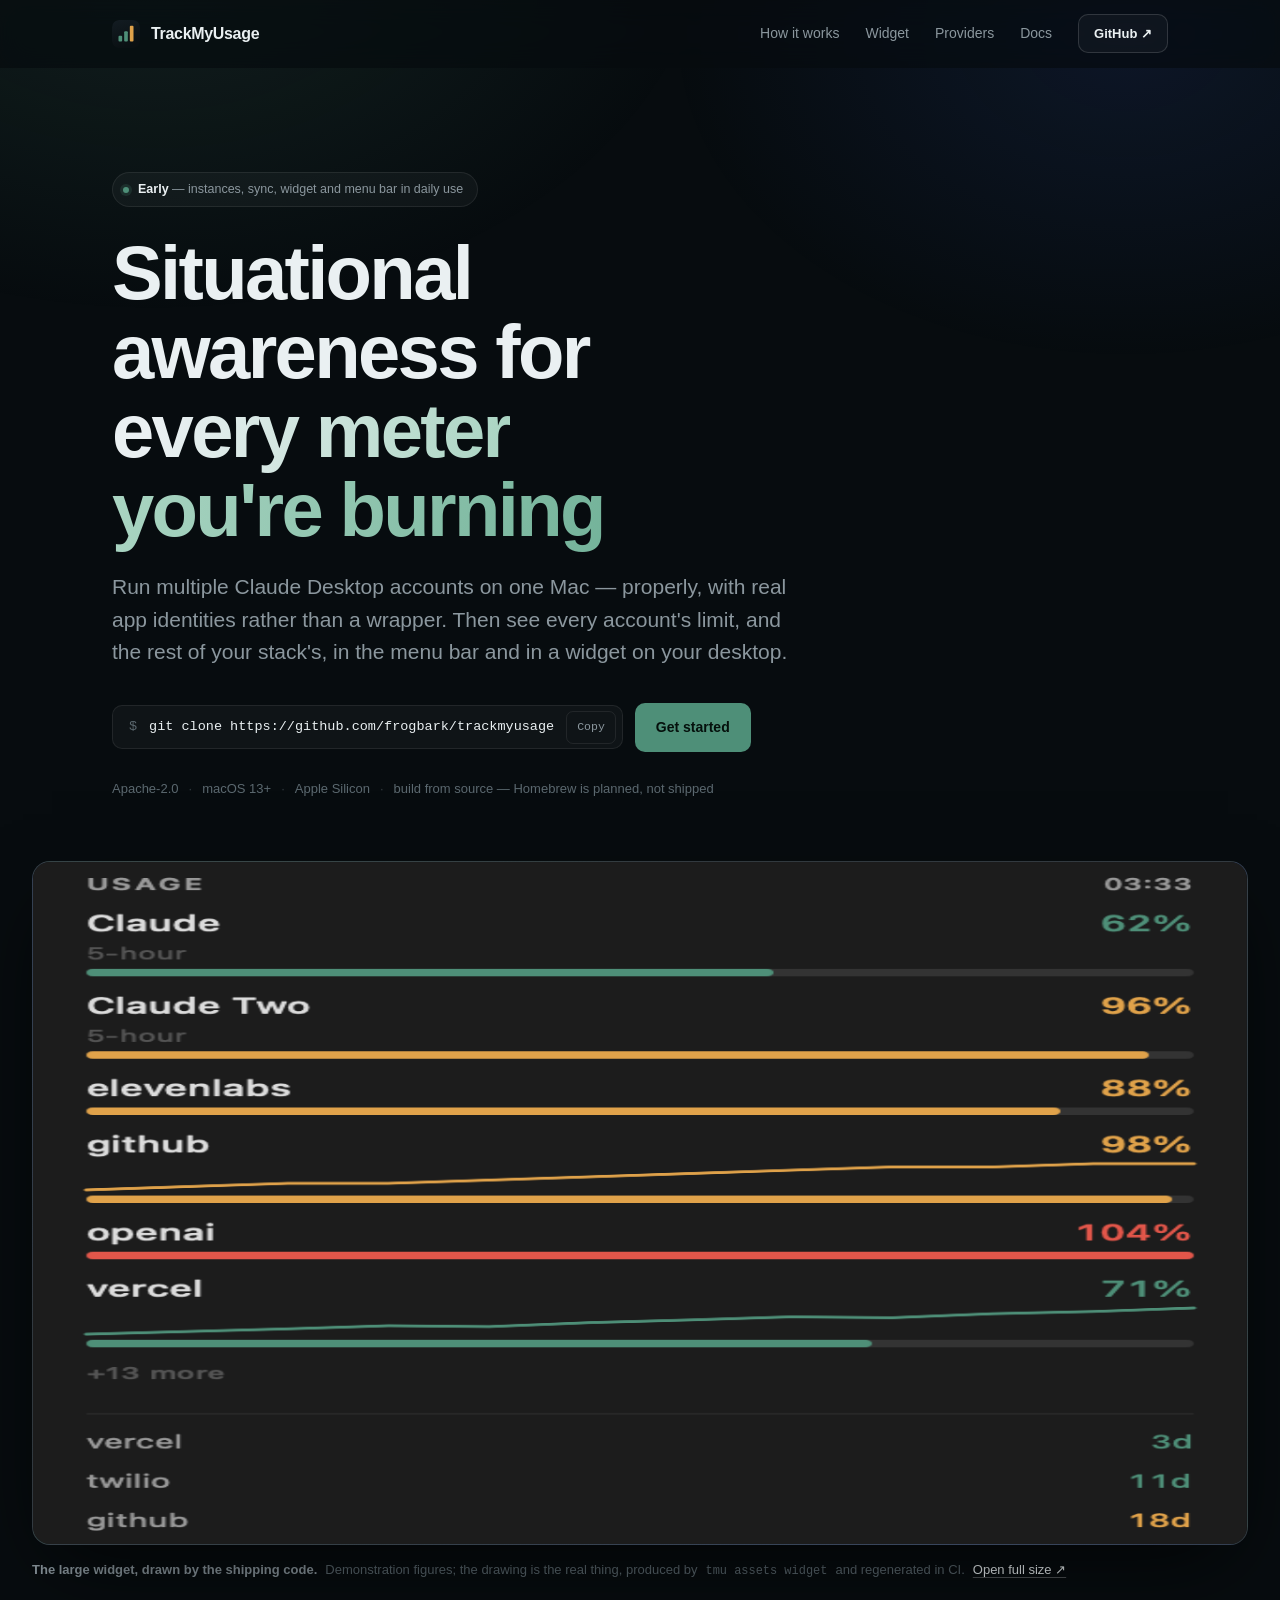
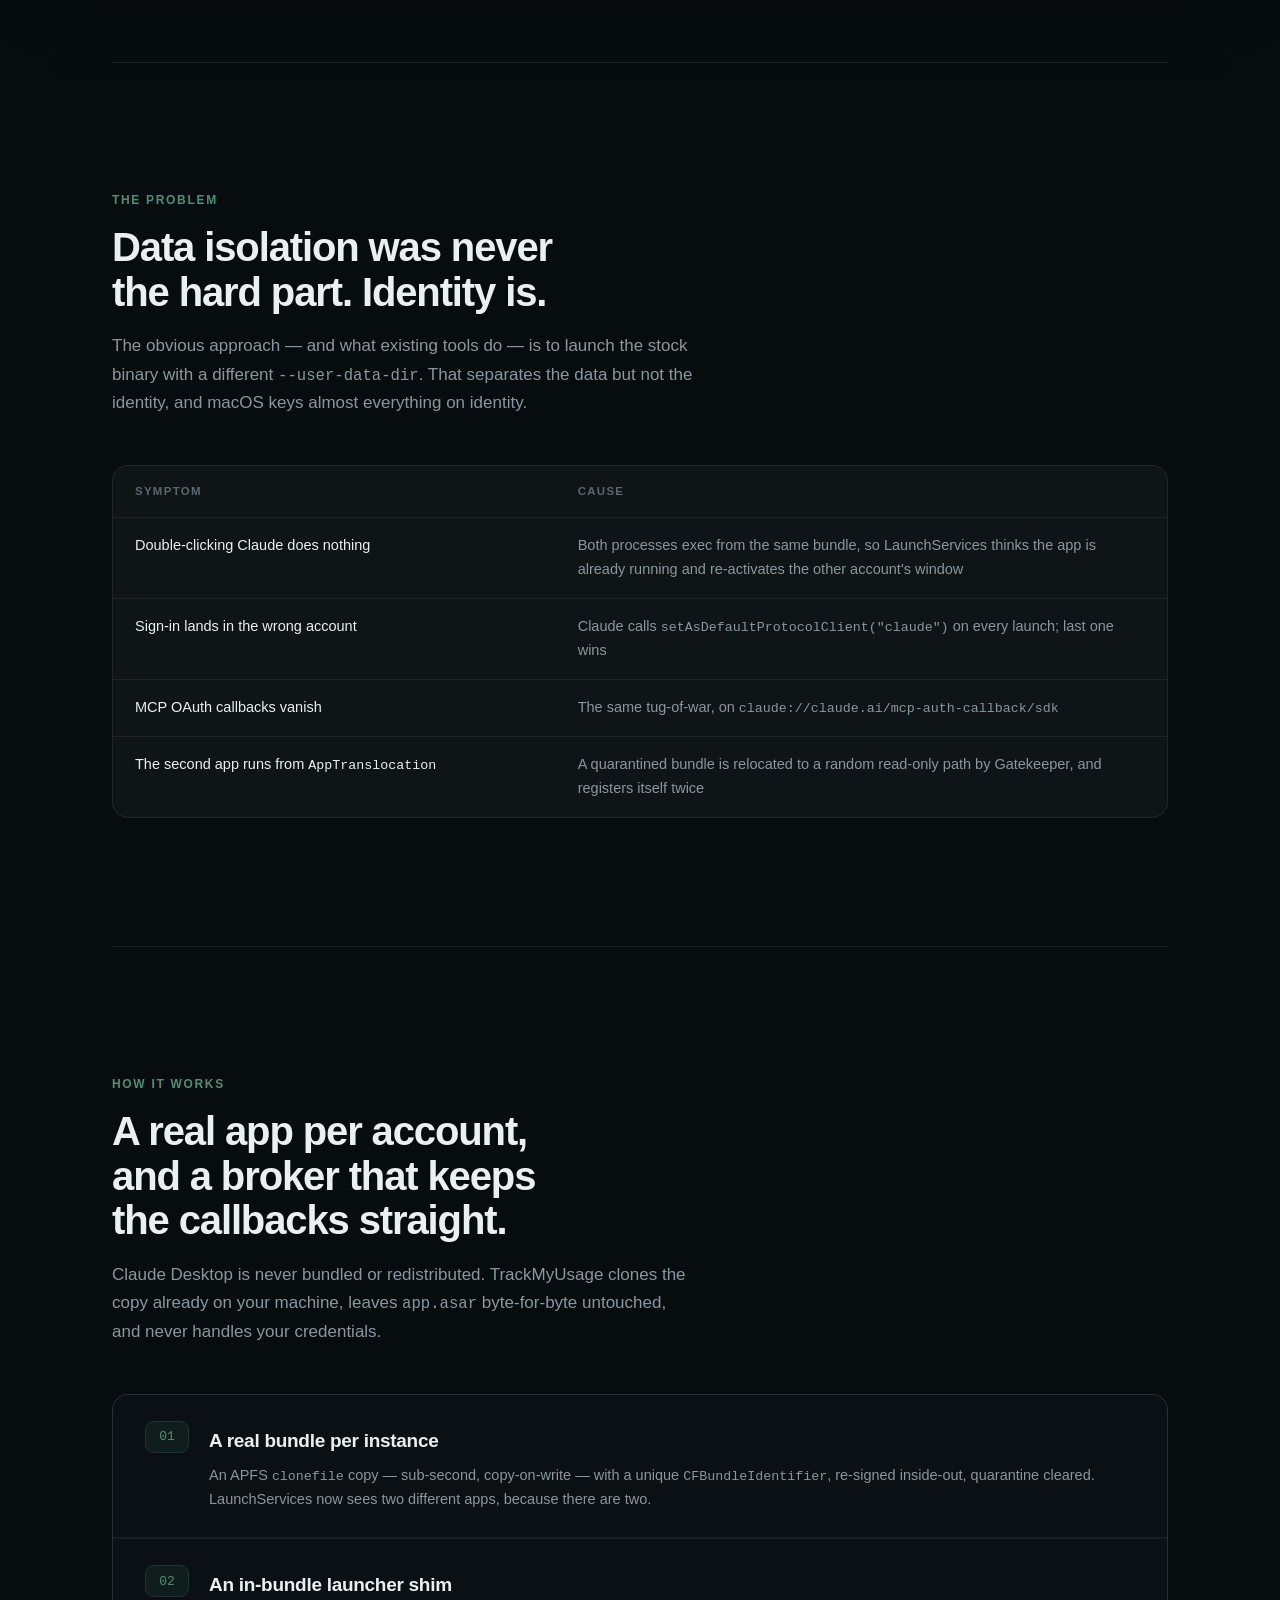
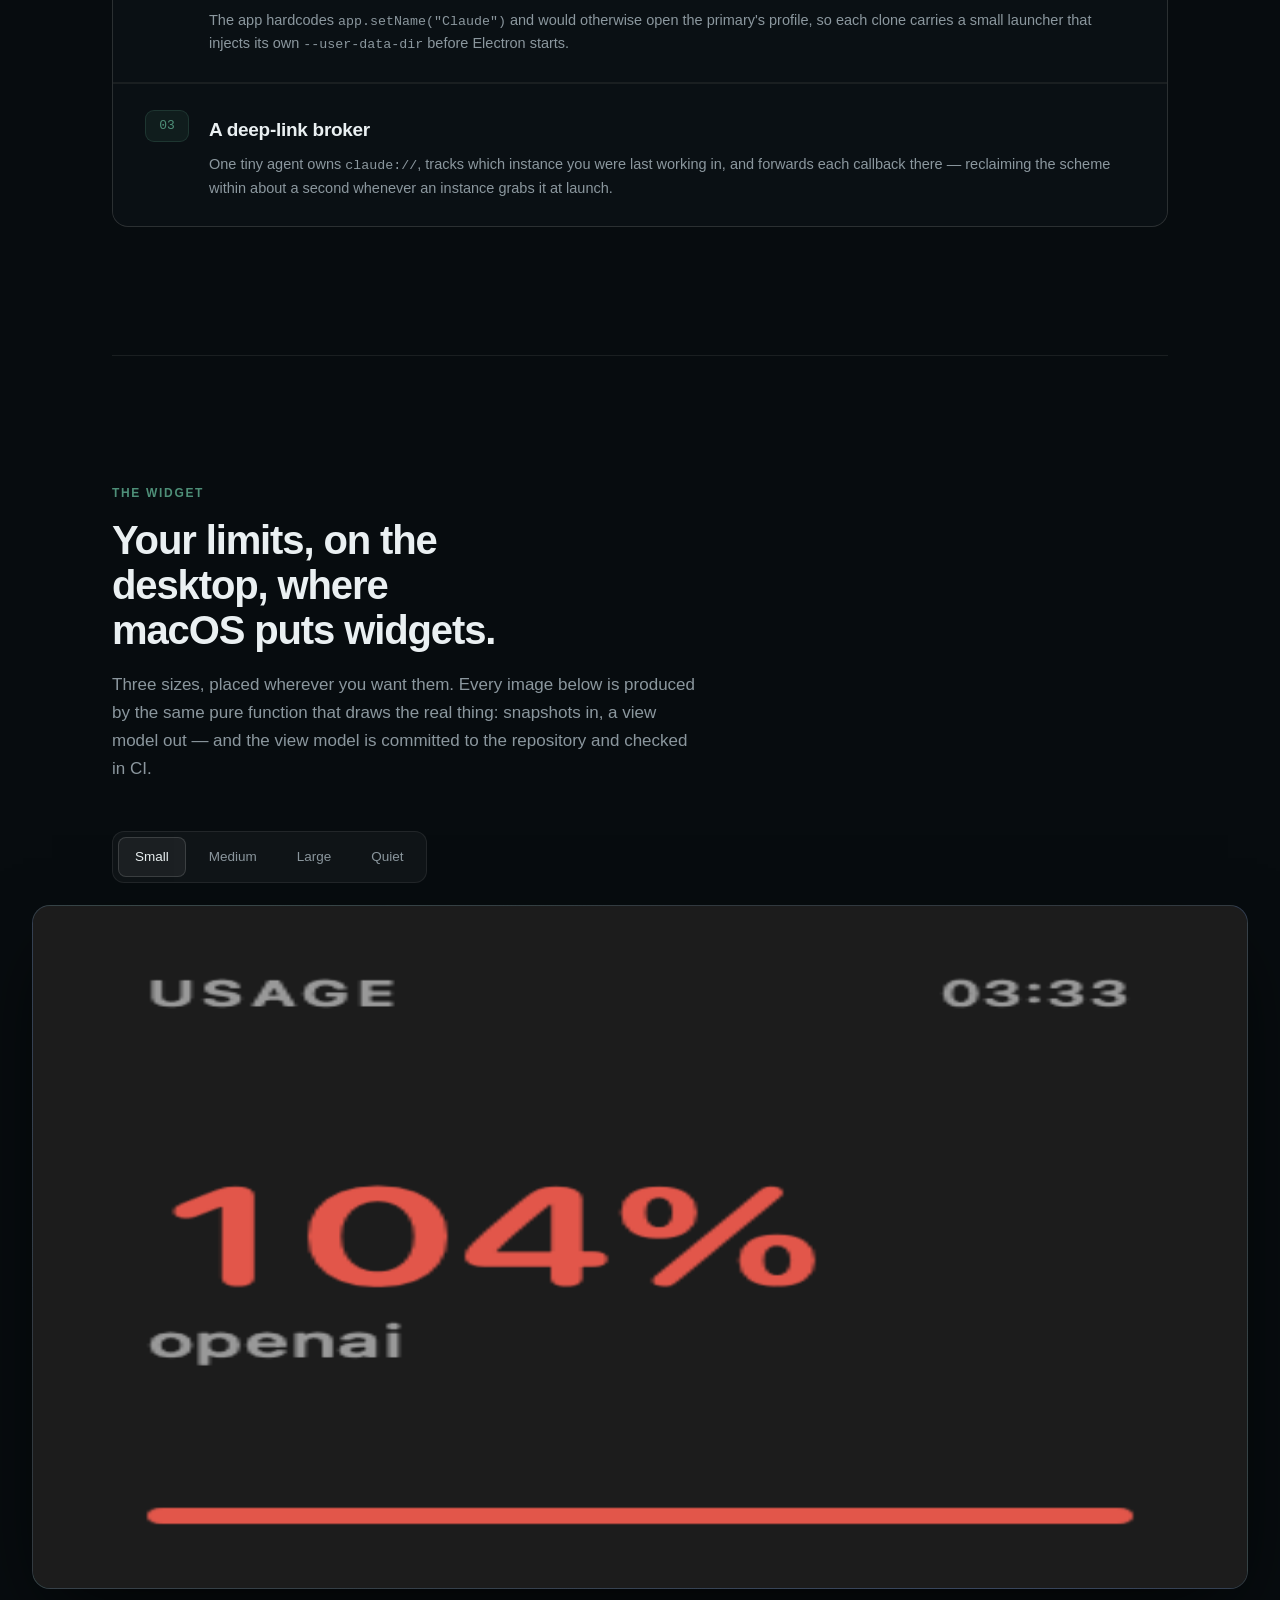
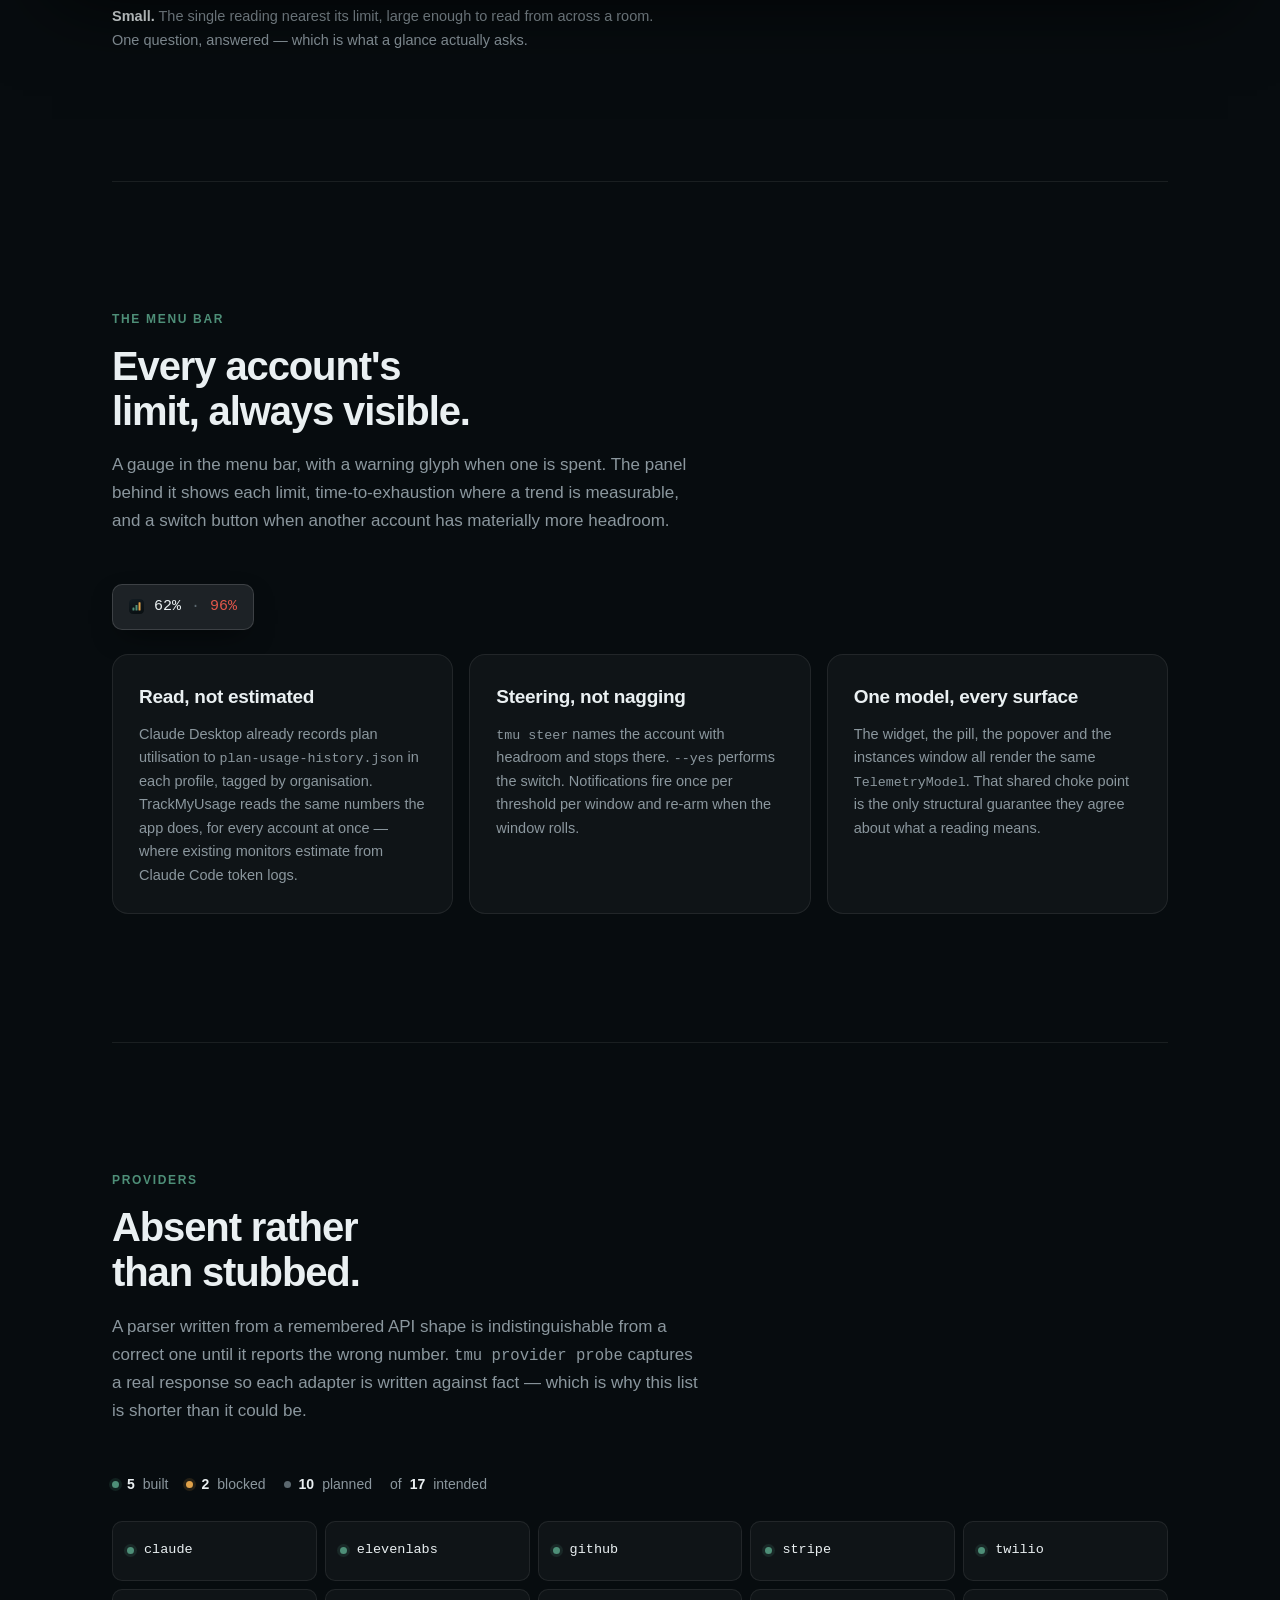
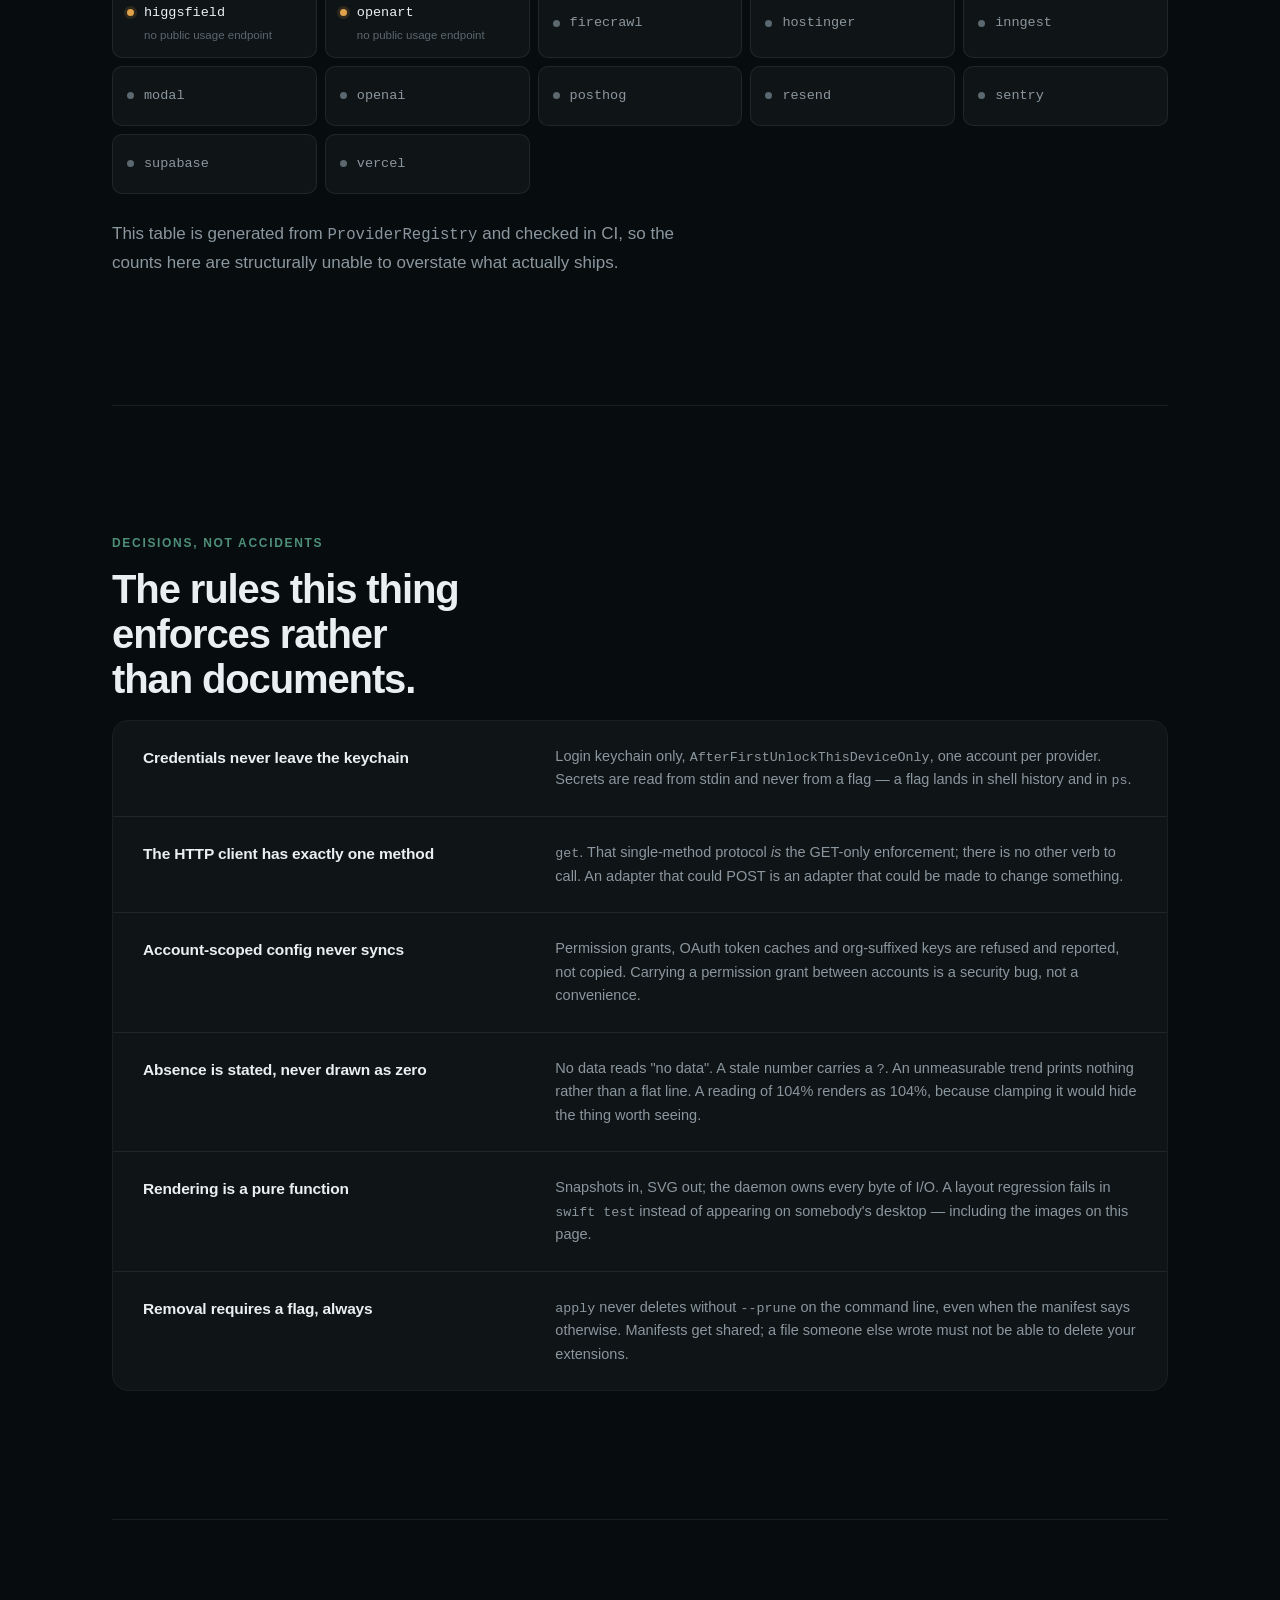
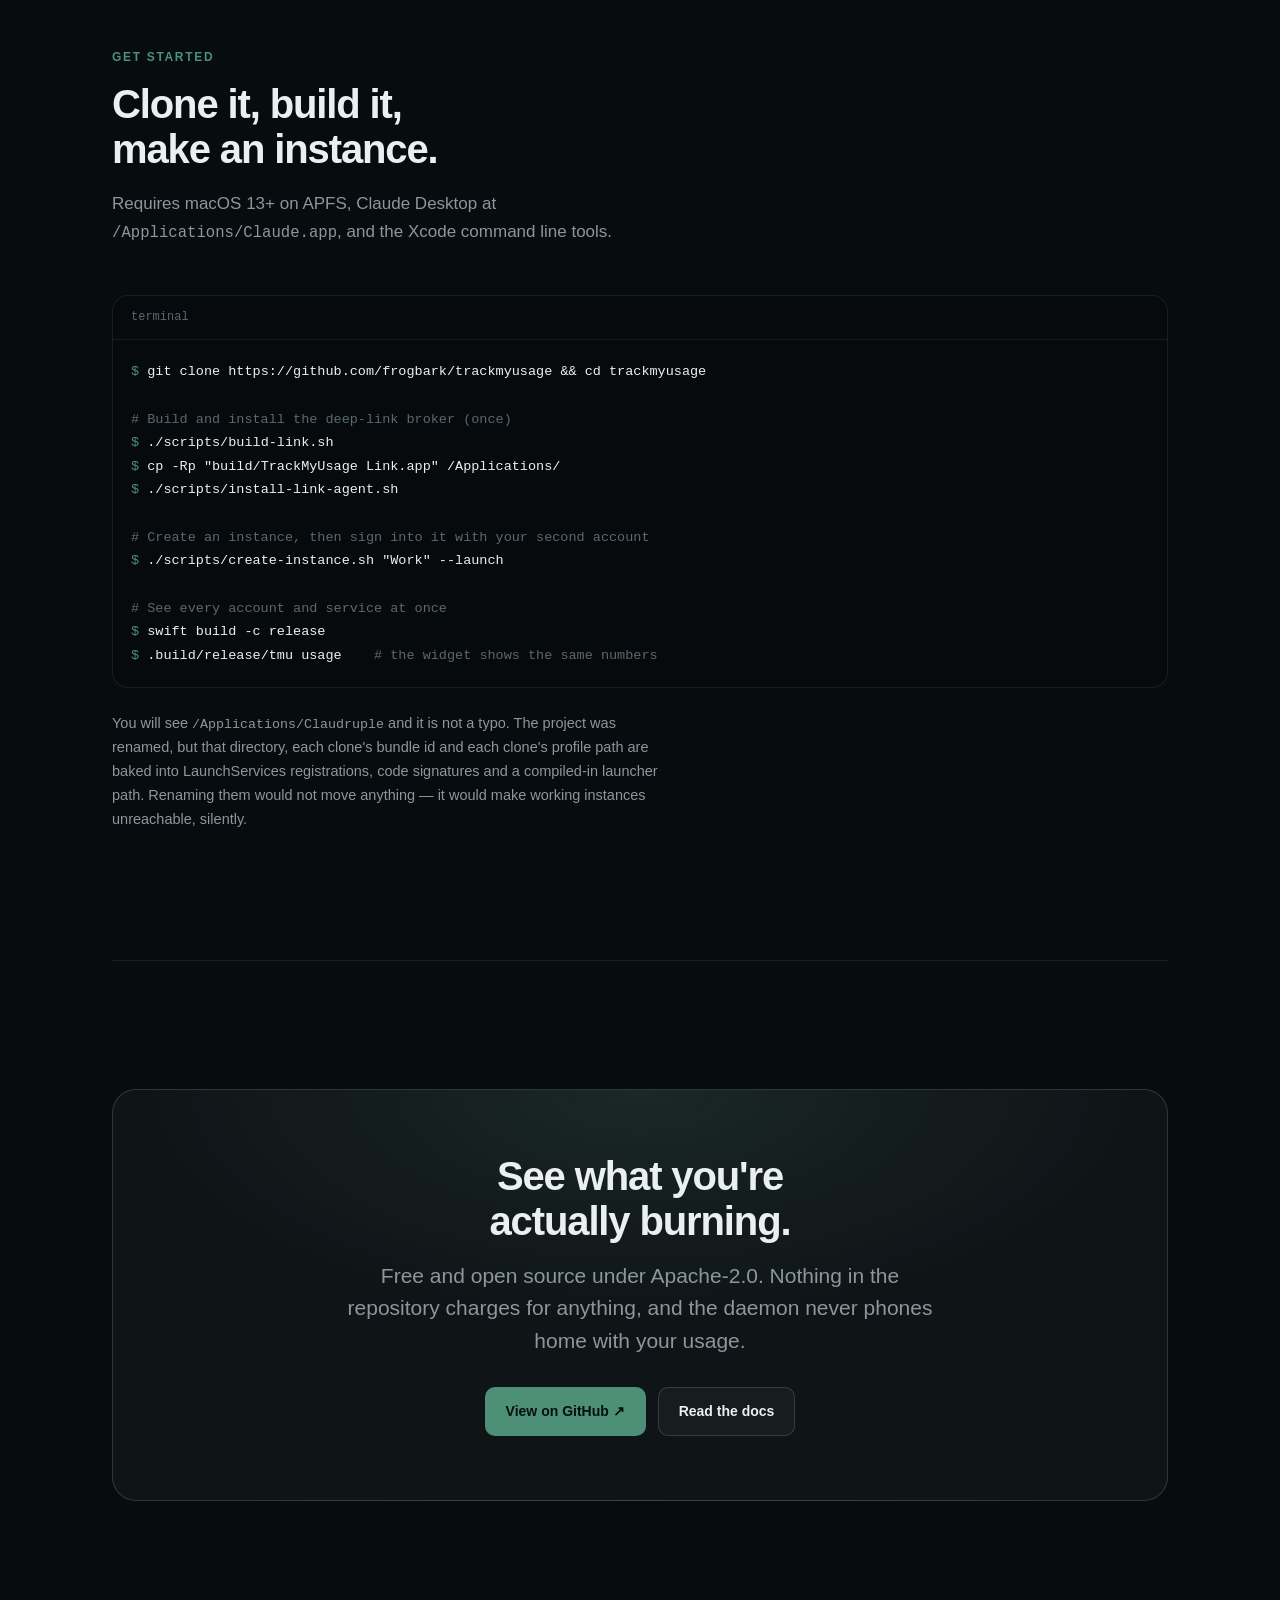
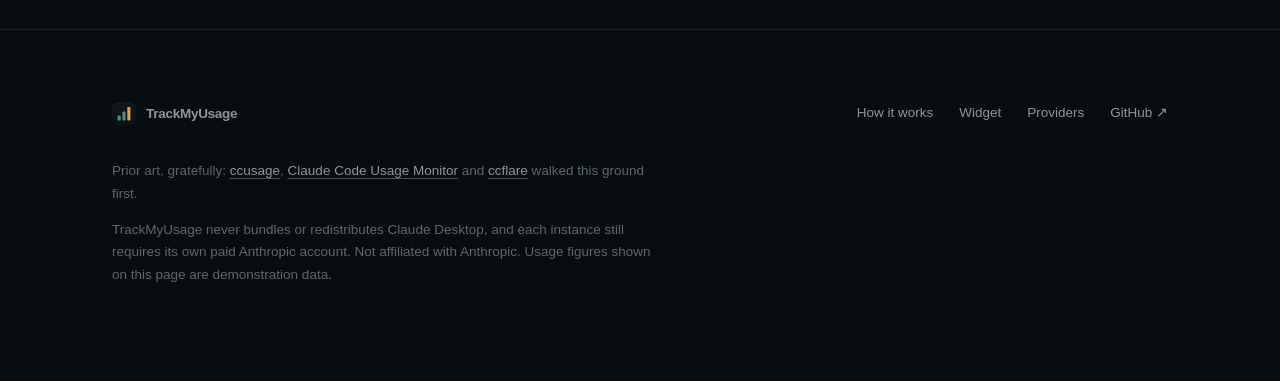
<file: web/index.html>
<!DOCTYPE html>
<html lang="en">
<head>
<meta charset="utf-8">
<meta name="viewport" content="width=device-width, initial-scale=1">
<title>TrackMyUsage — situational awareness for every meter you're burning</title>
<meta name="description" content="Run multiple Claude Desktop accounts on one Mac with real app identities, then see every account's limit — and the rest of your stack's — in the menu bar and in a desktop widget. Open source, macOS, no credentials leave your keychain.">
<link rel="canonical" href="https://trackmyusage.dev/">
<meta name="theme-color" content="#070c0f">

<meta property="og:type" content="website">
<meta property="og:site_name" content="TrackMyUsage">
<meta property="og:url" content="https://trackmyusage.dev/">
<meta property="og:title" content="TrackMyUsage — situational awareness for every meter you're burning">
<meta property="og:description" content="Multiple Claude Desktop accounts on one Mac, properly isolated. Every limit in your stack, in the menu bar and in a desktop widget.">
<!-- Generated by `tmu assets social` from the same code that draws the widget, so
     the link preview cannot show a layout the code does not produce. -->
<meta property="og:image" content="https://trackmyusage.dev/og.png">
<meta property="og:image:width" content="1200">
<meta property="og:image:height" content="630">
<meta name="twitter:card" content="summary_large_image">
<meta name="twitter:title" content="TrackMyUsage — situational awareness for every meter you're burning">
<meta name="twitter:description" content="Multiple Claude Desktop accounts on one Mac, properly isolated. Every limit in your stack, in the menu bar and in a desktop widget.">
<meta name="twitter:image" content="https://trackmyusage.dev/og.png">

<link rel="icon" href="mark.svg">
<link rel="apple-touch-icon" href="icon.svg">
<link rel="stylesheet" href="styles.css">

<script src="boot.js"></script>
<script src="site.js" defer></script>
</head>
<body>

<nav id="nav">
    <div class="nav-inner">
        <a class="nav-brand" href="/">
            <img src="mark.svg" alt="">
            <span>TrackMyUsage</span>
        </a>
        <span class="nav-links">
            <a class="hide-sm" href="#how">How it works</a>
            <a class="hide-sm" href="#widget">Widget</a>
            <a href="#providers">Providers</a>
            <a class="hide-sm" href="https://github.com/frogbark/trackmyusage#readme">Docs</a>
            <a class="button ghost" href="https://github.com/frogbark/trackmyusage">GitHub&nbsp;↗</a>
        </span>
    </div>
</nav>

<div class="wrap">

    <header class="hero">
        <a class="pill-tag" href="https://github.com/frogbark/trackmyusage#readme">
            <span class="dot"></span>
            <span><strong>Early</strong> — instances, sync, widget and menu bar in daily use</span>
        </a>

        <h1>Situational awareness for <span class="grad">every meter you're burning</span></h1>

        <p class="lead">
            Run multiple Claude Desktop accounts on one Mac — properly, with real app
            identities rather than a wrapper. Then see every account's limit, and the rest of
            your stack's, in the menu bar and in a widget on your desktop.
        </p>

        <!-- The command here is the one that works today. It said `brew install
             trackmyusage` until this was written, and there is no formula and no cask —
             release is not started, and Homebrew is on the roadmap rather than in it. A page
             whose argument is that its provider counts cannot overstate what ships has no
             business opening with an install that fails. -->
        <div class="cta">
            <span class="install">
                <span class="prompt">$</span>
                <span class="cmd" id="install-cmd">git clone https://github.com/frogbark/trackmyusage</span>
                <button class="copy" type="button" data-copy="install-cmd">Copy</button>
            </span>
            <a class="button" href="#install">Get started</a>
        </div>

        <p class="caption">
            <span>Apache-2.0</span>
            <span>macOS 13+</span>
            <span>Apple Silicon</span>
            <span>build from source — Homebrew is planned, not shipped</span>
        </p>

        <figure class="hero-figure breakout reveal">
            <!-- Linked to the PNG the build produces. It is the same file the page renders,
                 drawn by the code that draws the real widget. -->
            <a class="screen-link" href="widget-large-busy.png" title="Open the full-size image">
                <div class="screen">
                    <div class="menubar" aria-hidden="true">
                        <span class="gauge">62%&nbsp;·&nbsp;<span class="hot">96%</span></span>
                        <span>Fri 20:33</span>
                    </div>
                    <img src="widget-large-busy.png" width="728" height="728"
                         alt="A desktop widget listing two Claude accounts at 62% and 96%, then services with usage bars — openai at 104% in red — and the three subscriptions renewing next.">
                </div>
            </a>
            <figcaption>
                <b>The large widget, drawn by the shipping code.</b>
                Demonstration figures; the drawing is the real thing, produced by
                <code>tmu assets widget</code> and regenerated in CI.
                <a href="widget-large-busy.png">Open full size&nbsp;↗</a>
            </figcaption>
        </figure>
    </header>

    <section id="why">
        <p class="eyebrow">The problem</p>
        <h2>Data isolation was never the hard part. Identity is.</h2>
        <p class="section-lead">
            The obvious approach — and what existing tools do — is to launch the stock binary
            with a different <code>--user-data-dir</code>. That separates the data but not the
            identity, and macOS keys almost everything on identity.
        </p>

        <div class="table-scroll reveal">
            <table>
                <thead>
                    <tr><th scope="col">Symptom</th><th scope="col">Cause</th></tr>
                </thead>
                <tbody>
                    <tr>
                        <td>Double-clicking Claude does nothing</td>
                        <td>Both processes exec from the same bundle, so LaunchServices thinks the app is already running and re-activates the other account's window</td>
                    </tr>
                    <tr>
                        <td>Sign-in lands in the wrong account</td>
                        <td>Claude calls <code>setAsDefaultProtocolClient("claude")</code> on every launch; last one wins</td>
                    </tr>
                    <tr>
                        <td>MCP OAuth callbacks vanish</td>
                        <td>The same tug-of-war, on <code>claude://claude.ai/mcp-auth-callback/sdk</code></td>
                    </tr>
                    <tr>
                        <td>The second app runs from <code>AppTranslocation</code></td>
                        <td>A quarantined bundle is relocated to a random read-only path by Gatekeeper, and registers itself twice</td>
                    </tr>
                </tbody>
            </table>
        </div>
    </section>

    <section id="how">
        <p class="eyebrow">How it works</p>
        <h2>A real app per account, and a broker that keeps the callbacks straight.</h2>
        <p class="section-lead">
            Claude Desktop is never bundled or redistributed. TrackMyUsage clones the copy
            already on your machine, leaves <code>app.asar</code> byte-for-byte untouched, and
            never handles your credentials.
        </p>

        <div class="steps reveal">
            <div class="step">
                <div>
                    <h3>A real bundle per instance</h3>
                    <p>
                        An APFS <code>clonefile</code> copy — sub-second, copy-on-write — with a
                        unique <code>CFBundleIdentifier</code>, re-signed inside-out, quarantine
                        cleared. LaunchServices now sees two different apps, because there are two.
                    </p>
                </div>
            </div>
            <div class="step">
                <div>
                    <h3>An in-bundle launcher shim</h3>
                    <p>
                        The app hardcodes <code>app.setName("Claude")</code> and would otherwise
                        open the primary's profile, so each clone carries a small launcher that
                        injects its own <code>--user-data-dir</code> before Electron starts.
                    </p>
                </div>
            </div>
            <div class="step">
                <div>
                    <h3>A deep-link broker</h3>
                    <p>
                        One tiny agent owns <code>claude://</code>, tracks which instance you were
                        last working in, and forwards each callback there — reclaiming the scheme
                        within about a second whenever an instance grabs it at launch.
                    </p>
                </div>
            </div>
        </div>
    </section>

    <section id="widget">
        <p class="eyebrow">The widget</p>
        <h2>Your limits, on the desktop, where macOS puts widgets.</h2>
        <p class="section-lead">
            Three sizes, placed wherever you want them. Every image below is produced by the
            same pure function that draws the real thing: snapshots in, a view model out —
            and the view model is committed to the repository and checked in CI.
        </p>

        <div class="switcher" role="tablist" aria-label="Widget families">
            <button role="tab" id="tab-small" aria-controls="panel-small" aria-selected="true">Small</button>
            <button role="tab" id="tab-medium" aria-controls="panel-medium" aria-selected="false">Medium</button>
            <button role="tab" id="tab-large" aria-controls="panel-large" aria-selected="false">Large</button>
            <button role="tab" id="tab-quiet" aria-controls="panel-quiet" aria-selected="false">Quiet</button>
        </div>

        <div class="layout-panel" id="panel-small" role="tabpanel" aria-labelledby="tab-small">
            <a class="screen-link breakout" href="widget-small-busy.png" title="Open the full-size image">
                <div class="screen">
                <img src="widget-small-busy.png" width="340" height="340"
                     alt="The small widget: one reading, openai at 104%, in red with a full bar.">
            </div>
            </a>
            <p class="layout-note">
                <b>Small.</b> The single reading nearest its limit, large enough to read from
                across a room. One question, answered — which is what a glance actually asks.
            </p>
        </div>

        <div class="layout-panel" id="panel-medium" role="tabpanel" aria-labelledby="tab-medium" hidden>
            <a class="screen-link breakout" href="widget-medium-busy.png" title="Open the full-size image">
                <div class="screen">
                <img src="widget-medium-busy.png" width="728" height="340"
                     alt="The medium widget: two Claude accounts at 62% and 96%, each with the window its percentage is measured over.">
            </div>
            </a>
            <p class="layout-note">
                <b>Medium.</b> The account ledger, with the window each percentage is measured
                over. Managing several accounts of one provider is what this project is for, so
                at this size those are what you get.
            </p>
        </div>

        <div class="layout-panel" id="panel-large" role="tabpanel" aria-labelledby="tab-large" hidden>
            <a class="screen-link breakout" href="widget-large-busy.png" title="Open the full-size image">
                <div class="screen">
                <img src="widget-large-busy.png" width="728" height="728"
                     alt="The large widget: accounts and services with sparklines, an overflow count, and the three subscriptions renewing next.">
            </div>
            </a>
            <p class="layout-note">
                <b>Large.</b> Accounts and services together, with sparklines and what renews
                next. Where it runs out of room it says so — the six rows shown are the six
                nearest their limits, and the rest are counted rather than quietly dropped.
            </p>
        </div>

        <div class="layout-panel" id="panel-quiet" role="tabpanel" aria-labelledby="tab-quiet" hidden>
            <a class="screen-link breakout" href="widget-medium-calm.png" title="Open the full-size image">
                <div class="screen">
                <img src="widget-medium-calm.png" width="728" height="340"
                     alt="The medium widget when everything is comfortable: the same two accounts, both well under their limits, in green.">
            </div>
            </a>
            <p class="layout-note">
                <b>Quiet.</b> What it looks like almost all of the time. Attention is derived
                from the readings, never chosen: a setting would produce a permanently alert
                desktop, which is the same as no signal at all. Silence is information too.
            </p>
        </div>

    </section>

    <section id="menubar">
        <p class="eyebrow">The menu bar</p>
        <h2>Every account's limit, always visible.</h2>
        <p class="section-lead">
            A gauge in the menu bar, with a warning glyph when one is spent. The panel behind it
            shows each limit, time-to-exhaustion where a trend is measurable, and a switch button
            when another account has materially more headroom.
        </p>

        <p>
            <span class="gauge-demo">
                <img class="mark" src="mark.svg" alt="">
                <span>62%</span>
                <span class="sep">·</span>
                <span class="hot">96%</span>
            </span>
        </p>

        <div class="grid reveal spaced">
            <div class="card">
                <h3>Read, not estimated</h3>
                <p>
                    Claude Desktop already records plan utilisation to
                    <code>plan-usage-history.json</code> in each profile, tagged by organisation.
                    TrackMyUsage reads the same numbers the app does, for every account at once —
                    where existing monitors estimate from Claude Code token logs.
                </p>
            </div>
            <div class="card">
                <h3>Steering, not nagging</h3>
                <p>
                    <code>tmu steer</code> names the account with headroom and stops there.
                    <code>--yes</code> performs the switch. Notifications fire once per threshold
                    per window and re-arm when the window rolls.
                </p>
            </div>
            <div class="card">
                <h3>One model, every surface</h3>
                <p>
                    The widget, the pill, the popover and the instances window all render the
                    same <code>TelemetryModel</code>. That shared choke point is the only
                    structural guarantee they agree about what a reading means.
                </p>
            </div>
        </div>
    </section>

    <section id="providers">
        <p class="eyebrow">Providers</p>
        <h2>Absent rather than stubbed.</h2>
        <p class="section-lead">
            A parser written from a remembered API shape is indistinguishable from a correct one
            until it reports the wrong number. <code>tmu provider probe</code> captures a real
            response so each adapter is written against fact — which is why this list is shorter
            than it could be.
        </p>

        <p class="counts" id="counts">Loading…</p>
        <div class="matrix" id="matrix"></div>

        <p class="section-lead footnote">
            This table is generated from <code>ProviderRegistry</code> and checked in CI, so the
            counts here are structurally unable to overstate what actually ships.
        </p>
    </section>

    <section id="honest">
        <p class="eyebrow">Decisions, not accidents</p>
        <h2>The rules this thing enforces rather than documents.</h2>

        <div class="invariants reveal">
            <div class="invariant">
                <h3>Credentials never leave the keychain</h3>
                <p>
                    Login keychain only, <code>AfterFirstUnlockThisDeviceOnly</code>, one account
                    per provider. Secrets are read from stdin and never from a flag — a flag lands
                    in shell history and in <code>ps</code>.
                </p>
            </div>
            <div class="invariant">
                <h3>The HTTP client has exactly one method</h3>
                <p>
                    <code>get</code>. That single-method protocol <em>is</em> the GET-only
                    enforcement; there is no other verb to call. An adapter that could POST is an
                    adapter that could be made to change something.
                </p>
            </div>
            <div class="invariant">
                <h3>Account-scoped config never syncs</h3>
                <p>
                    Permission grants, OAuth token caches and org-suffixed keys are refused and
                    reported, not copied. Carrying a permission grant between accounts is a
                    security bug, not a convenience.
                </p>
            </div>
            <div class="invariant">
                <h3>Absence is stated, never drawn as zero</h3>
                <p>
                    No data reads "no data". A stale number carries a <code>?</code>. An
                    unmeasurable trend prints nothing rather than a flat line. A reading of 104%
                    renders as 104%, because clamping it would hide the thing worth seeing.
                </p>
            </div>
            <div class="invariant">
                <h3>Rendering is a pure function</h3>
                <p>
                    Snapshots in, SVG out; the daemon owns every byte of I/O. A layout regression
                    fails in <code>swift test</code> instead of appearing on somebody's desktop —
                    including the images on this page.
                </p>
            </div>
            <div class="invariant">
                <h3>Removal requires a flag, always</h3>
                <p>
                    <code>apply</code> never deletes without <code>--prune</code> on the command
                    line, even when the manifest says otherwise. Manifests get shared; a file
                    someone else wrote must not be able to delete your extensions.
                </p>
            </div>
        </div>
    </section>

    <section id="install">
        <p class="eyebrow">Get started</p>
        <h2>Clone it, build it, make an instance.</h2>
        <p class="section-lead">
            Requires macOS 13+ on APFS, Claude Desktop at <code>/Applications/Claude.app</code>,
            and the Xcode command line tools.
        </p>

        <div class="code reveal">
            <div class="code-head">terminal</div>
<pre><span class="p">$</span> git clone https://github.com/frogbark/trackmyusage &amp;&amp; cd trackmyusage

<span class="c"># Build and install the deep-link broker (once)</span>
<span class="p">$</span> ./scripts/build-link.sh
<span class="p">$</span> cp -Rp "build/TrackMyUsage Link.app" /Applications/
<span class="p">$</span> ./scripts/install-link-agent.sh

<span class="c"># Create an instance, then sign into it with your second account</span>
<span class="p">$</span> ./scripts/create-instance.sh "Work" --launch

<span class="c"># See every account and service at once</span>
<span class="p">$</span> swift build -c release
<span class="p">$</span> .build/release/tmu usage    <span class="c"># the widget shows the same numbers</span></pre>
        </div>

        <p class="layout-note spaced">
            You will see <code>/Applications/Claudruple</code> and it is not a typo. The project
            was renamed, but that directory, each clone's bundle id and each clone's profile path
            are baked into LaunchServices registrations, code signatures and a compiled-in
            launcher path. Renaming them would not move anything — it would make working
            instances unreachable, silently.
        </p>
    </section>

    <section>
        <div class="band reveal">
            <h2>See what you're actually burning.</h2>
            <p class="lead">
                Free and open source under Apache-2.0. Nothing in the repository charges for
                anything, and the daemon never phones home with your usage.
            </p>
            <div class="cta">
                <a class="button" href="https://github.com/frogbark/trackmyusage">View on GitHub ↗</a>
                <a class="button ghost" href="https://github.com/frogbark/trackmyusage#readme">Read the docs</a>
            </div>
        </div>
    </section>

</div>

<footer>
    <div class="wrap">
        <div class="foot-grid">
            <span class="foot-brand">
                <img src="mark.svg" alt="">
                TrackMyUsage
            </span>
            <span class="foot-links">
                <a href="#how">How it works</a>
                <a href="#widget">Widget</a>
                <a href="#providers">Providers</a>
                <a href="https://github.com/frogbark/trackmyusage">GitHub ↗</a>
            </span>
        </div>
        <p>
            Prior art, gratefully: <a href="https://github.com/ryoppippi/ccusage">ccusage</a>,
            <a href="https://github.com/Maciek-roboblog/Claude-Code-Usage-Monitor">Claude Code Usage Monitor</a>
            and <a href="https://github.com/snipeship/ccflare">ccflare</a> walked this ground first.
        </p>
        <p class="stacked">
            TrackMyUsage never bundles or redistributes Claude Desktop, and each instance still
            requires its own paid Anthropic account. Not affiliated with Anthropic.
            Usage figures shown on this page are demonstration data.
        </p>
    </div>
</footer>


</body>
</html>
</file>
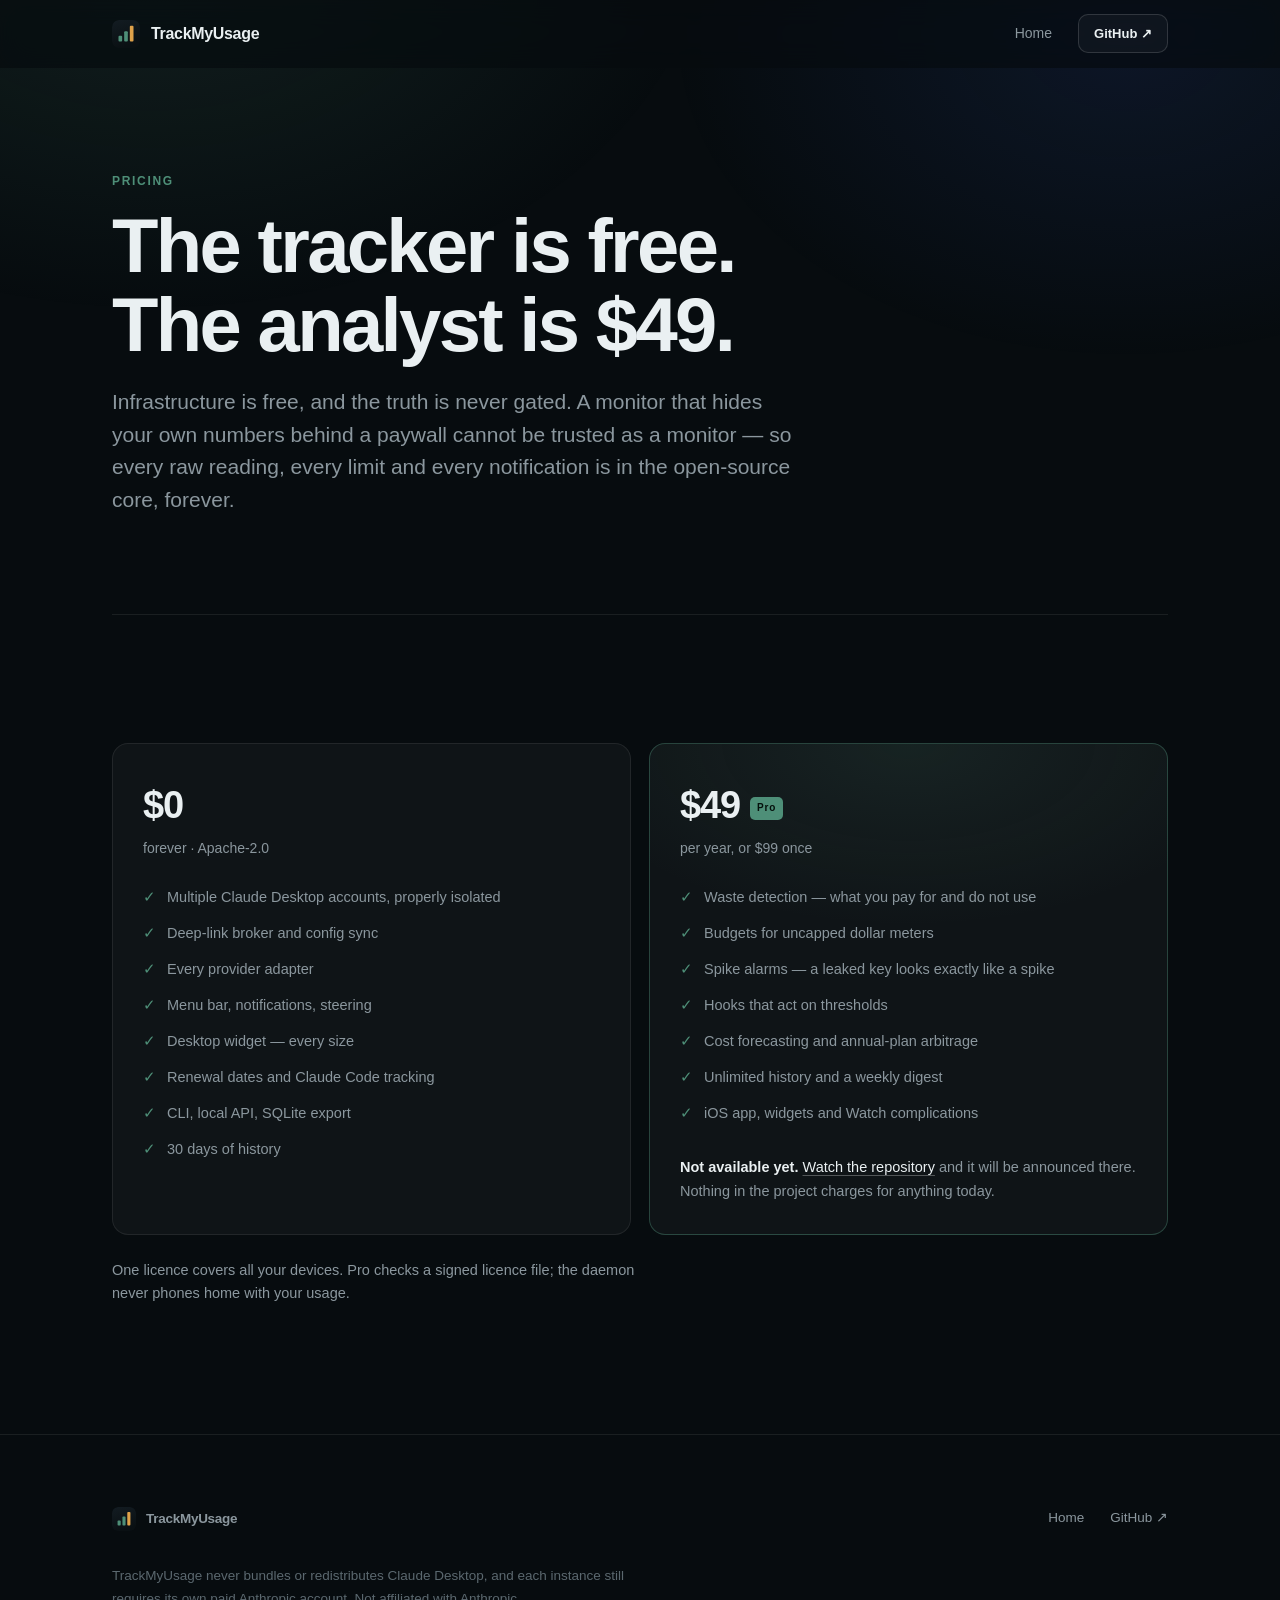
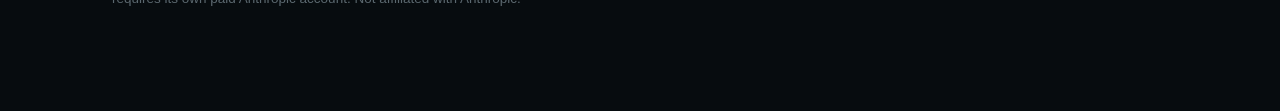
<file: web/pricing.html>
<!DOCTYPE html>
<html lang="en">
<head>
<meta charset="utf-8">
<meta name="viewport" content="width=device-width, initial-scale=1">
<title>Pricing — TrackMyUsage</title>
<meta name="description" content="The tracker is free and open source. The analyst is $49.">
<!-- Deliberately not linked from the nav yet. Pro is not built: the licence check, the
     insights and the payment path are all still to come, and a page with a working trial
     button that leads nowhere is a promise the product cannot keep — on a site whose whole
     argument is that its numbers are honest. Link it when Pro ships. -->
<meta name="robots" content="noindex">
<meta name="theme-color" content="#070c0f">
<link rel="icon" href="mark.svg">
<link rel="apple-touch-icon" href="icon.svg">
<link rel="stylesheet" href="styles.css">
</head>
<body>

<nav id="nav">
    <div class="nav-inner">
        <a class="nav-brand" href="/">
            <img src="mark.svg" alt="">
            <span>TrackMyUsage</span>
        </a>
        <span class="nav-links">
            <a href="/">Home</a>
            <a class="button ghost" href="https://github.com/frogbark/trackmyusage">GitHub&nbsp;↗</a>
        </span>
    </div>
</nav>

<div class="wrap">

    <header class="hero">
        <p class="eyebrow">Pricing</p>
        <h1>The tracker is free. The analyst is $49.</h1>
        <p class="lead">
            Infrastructure is free, and the truth is never gated. A monitor that hides your
            own numbers behind a paywall cannot be trusted as a monitor — so every raw
            reading, every limit and every notification is in the open-source core, forever.
        </p>
    </header>

    <section>
        <div class="plans">
            <div class="plan">
                <div class="price">$0</div>
                <div class="term">forever · Apache-2.0</div>
                <ul>
                    <li>Multiple Claude Desktop accounts, properly isolated</li>
                    <li>Deep-link broker and config sync</li>
                    <li>Every provider adapter</li>
                    <li>Menu bar, notifications, steering</li>
                    <li>Desktop widget — every size</li>
                    <li>Renewal dates and Claude Code tracking</li>
                    <li>CLI, local API, SQLite export</li>
                    <li>30 days of history</li>
                </ul>
            </div>

            <div class="plan pro">
                <div class="price">$49<span class="badge">Pro</span></div>
                <div class="term">per year, or $99 once</div>
                <ul>
                    <li>Waste detection — what you pay for and do not use</li>
                    <li>Budgets for uncapped dollar meters</li>
                    <li>Spike alarms — a leaked key looks exactly like a spike</li>
                    <li>Hooks that act on thresholds</li>
                    <li>Cost forecasting and annual-plan arbitrage</li>
                    <li>Unlimited history and a weekly digest</li>
                    <li>iOS app, widgets and Watch complications</li>
                </ul>
                <p class="layout-note spaced">
                    <b>Not available yet.</b>
                    <a href="https://github.com/frogbark/trackmyusage">Watch the repository</a>
                    and it will be announced there. Nothing in the project charges for
                    anything today.
                </p>
            </div>
        </div>

        <p class="layout-note spaced">
            One licence covers all your devices. Pro checks a signed licence file; the daemon
            never phones home with your usage.
        </p>
    </section>

</div>

<footer>
    <div class="wrap">
        <div class="foot-grid">
            <span class="foot-brand">
                <img src="mark.svg" alt="">
                TrackMyUsage
            </span>
            <span class="foot-links">
                <a href="/">Home</a>
                <a href="https://github.com/frogbark/trackmyusage">GitHub ↗</a>
            </span>
        </div>
        <p>
            TrackMyUsage never bundles or redistributes Claude Desktop, and each instance still
            requires its own paid Anthropic account. Not affiliated with Anthropic.
        </p>
    </div>
</footer>

</body>
</html>
</file>
<file: web/styles.css>
/* trackmyusage.dev — no build step, no dependencies, one stylesheet.
   Tokens mirror Sources/TMUDesign/Ink.swift. They are duplicated here rather than generated
   because eleven hex values are not worth a build pipeline; the app icon, the provider
   matrix and the wallpaper images, which genuinely go stale, are generated. */
:root {
    /* Mirrors Ink.swift */
    --scrim: #0c1216;
    --window: #1e2429;
    --popover: #1d2226;
    --ink: #eaf0f2;
    --muted: #8b979e;
    --absent: #5b686f;
    --ok: #4e8f78;
    --warn: #e0a24a;
    --over: #e2564a;
    --action: #3f6df0;

    /* Web-only surfaces */
    --bg: #070c0f;
    --bg-soft: #0a1014;
    --panel: rgba(255, 255, 255, 0.035);
    --panel-hi: rgba(255, 255, 255, 0.055);
    --border: rgba(255, 255, 255, 0.08);
    --border-hi: rgba(255, 255, 255, 0.14);

    --mono: ui-monospace, SFMono-Regular, "SF Mono", Menlo, monospace;
    --sans: -apple-system, BlinkMacSystemFont, "Segoe UI", Inter, Helvetica, sans-serif;

    /* Fluid type. One scale, so a heading never needs a per-breakpoint override. */
    --t-display: clamp(38px, 6.4vw, 76px);
    --t-h2: clamp(27px, 3.4vw, 40px);
    --t-h3: clamp(17px, 1.5vw, 19px);
    --t-lead: clamp(17px, 1.7vw, 21px);

    --gutter: clamp(20px, 4vw, 32px);
    --section: clamp(72px, 10vw, 132px);
    --radius: 16px;
    /* How wide a figure may go when it breaks out of the text column. */
    --breakout: min(calc(100vw - 2 * var(--gutter)), 1240px);

    --ease: cubic-bezier(0.22, 1, 0.36, 1);
}

*,
*::before,
*::after {
    box-sizing: border-box;
}

html {
    scroll-behavior: smooth;
    /* The nav is sticky; without this an anchor jump hides its own heading behind it. */
    scroll-padding-top: 96px;
    -webkit-text-size-adjust: 100%;
}

body {
    margin: 0;
    background: var(--bg);
    color: var(--ink);
    font: 400 16px/1.65 var(--sans);
    -webkit-font-smoothing: antialiased;
    -moz-osx-font-smoothing: grayscale;
    font-variant-numeric: tabular-nums;
    overflow-x: hidden;
}

/* Ambient light. Two fixed radial washes rather than a gradient on the body, so they stay
   put while the page scrolls and never band across a long section. */
body::before {
    content: "";
    position: fixed;
    inset: 0;
    pointer-events: none;
    z-index: 0;
    background:
        radial-gradient(900px 620px at 12% -8%, rgba(78, 143, 120, 0.16), transparent 62%),
        radial-gradient(760px 540px at 88% 4%, rgba(63, 109, 240, 0.11), transparent 60%);
}

/* Everything that is not the wash sits above it. */
.wrap,
nav,
footer {
    position: relative;
    z-index: 1;
}

.wrap {
    max-width: 1120px;
    margin: 0 auto;
    padding: 0 var(--gutter);
}

.narrow {
    max-width: 760px;
}

a {
    color: var(--ink);
    text-decoration-color: rgba(255, 255, 255, 0.28);
    text-underline-offset: 3px;
}

a:hover {
    text-decoration-color: currentColor;
}

:focus-visible {
    outline: 2px solid var(--ok);
    outline-offset: 3px;
    border-radius: 4px;
}

img,
svg {
    max-width: 100%;
}

code {
    font-family: var(--mono);
    font-size: 0.92em;
}

/* ---------------------------------------------------------------- Nav */

nav {
    position: sticky;
    top: 0;
    z-index: 50;
    background: rgba(7, 12, 15, 0.72);
    backdrop-filter: saturate(160%) blur(14px);
    -webkit-backdrop-filter: saturate(160%) blur(14px);
    border-bottom: 1px solid transparent;
    transition: border-color 0.3s var(--ease), background 0.3s var(--ease);
}

nav.scrolled {
    border-bottom-color: var(--border);
    background: rgba(7, 12, 15, 0.9);
}

.nav-inner {
    max-width: 1120px;
    margin: 0 auto;
    padding: 14px var(--gutter);
    display: flex;
    align-items: center;
    gap: 12px;
}

.nav-brand {
    display: flex;
    align-items: center;
    gap: 11px;
    text-decoration: none;
    color: var(--ink);
    font-weight: 650;
    letter-spacing: -0.02em;
}

.nav-brand img {
    width: 28px;
    height: 28px;
    border-radius: 7px;
}

.nav-links {
    margin-left: auto;
    display: flex;
    align-items: center;
    gap: clamp(14px, 2.2vw, 26px);
}

.nav-links a {
    color: var(--muted);
    text-decoration: none;
    font-size: 14px;
    transition: color 0.18s var(--ease);
}

.nav-links a:hover {
    color: var(--ink);
}

.nav-links .button {
    padding: 8px 15px;
    font-size: 13px;
}

@media (max-width: 720px) {
    .nav-links .hide-sm {
        display: none;
    }
}

/* ---------------------------------------------------------------- Buttons */

.button {
    display: inline-flex;
    align-items: center;
    gap: 8px;
    background: var(--ok);
    color: #05100c;
    font-weight: 650;
    font-size: 14px;
    border-radius: 10px;
    padding: 12px 20px;
    text-decoration: none;
    border: 1px solid transparent;
    white-space: nowrap;
    transition: transform 0.18s var(--ease), box-shadow 0.18s var(--ease),
        background 0.18s var(--ease);
}

.button:hover {
    background: #5aa389;
    transform: translateY(-1px);
    box-shadow: 0 8px 26px rgba(78, 143, 120, 0.3);
}

.button:active {
    transform: translateY(0);
}

.button.ghost {
    background: var(--panel);
    color: var(--ink);
    border-color: var(--border-hi);
}

.button.ghost:hover {
    background: var(--panel-hi);
    border-color: rgba(255, 255, 255, 0.24);
    box-shadow: none;
}

/* ---------------------------------------------------------------- Hero */

header.hero {
    padding: clamp(56px, 9vw, 104px) 0 clamp(40px, 6vw, 64px);
}

.pill-tag {
    display: inline-flex;
    align-items: center;
    gap: 9px;
    font-size: 12.5px;
    color: var(--muted);
    background: var(--panel);
    border: 1px solid var(--border);
    border-radius: 999px;
    padding: 6px 14px 6px 10px;
    margin-bottom: 26px;
    text-decoration: none;
}

.pill-tag .dot {
    width: 6px;
    height: 6px;
    border-radius: 50%;
    background: var(--ok);
    box-shadow: 0 0 0 3px rgba(78, 143, 120, 0.18);
}

.pill-tag strong {
    color: var(--ink);
    font-weight: 600;
}

h1 {
    font-size: var(--t-display);
    line-height: 1.04;
    letter-spacing: -0.035em;
    font-weight: 660;
    margin: 0 0 22px;
    max-width: 16ch;
    text-wrap: balance;
}

h1 .grad {
    background: linear-gradient(101deg, #eaf0f2 6%, #a8d4c1 46%, #74b39a 100%);
    -webkit-background-clip: text;
    background-clip: text;
    color: transparent;
}

.lead {
    color: var(--muted);
    font-size: var(--t-lead);
    line-height: 1.55;
    max-width: 60ch;
    margin: 0 0 34px;
    text-wrap: pretty;
}

.cta {
    display: flex;
    gap: 12px;
    align-items: center;
    flex-wrap: wrap;
    /* Same reason as `.install .cmd` — this row holds the pill, and an unshrinkable child
       here would push the whole page wider than the screen. */
    min-width: 0;
}

/* Copyable install line. `user-select: all` so one click selects the whole command, plus a
   button for people who would rather not trust that. */
.install {
    display: inline-flex;
    align-items: center;
    gap: 12px;
    font-family: var(--mono);
    font-size: 13.5px;
    background: var(--panel);
    border: 1px solid var(--border);
    border-radius: 10px;
    padding: 0 6px 0 16px;
    height: 44px;
    color: var(--ink);
    max-width: 100%;
}

/* A clone URL is long. It scrolls inside the pill rather than widening it, so a phone gets
   a scrollable command instead of a page that scrolls sideways. The Copy button is the
   reason that is acceptable: nobody has to scroll to select the tail of it.

   `min-width: 0` is the whole trick. A flex item defaults to `min-width: auto`, which
   refuses to shrink below its content — so without this the nowrap command widened the
   pill, the pill widened the hero, and every section on the page inherited a width wider
   than the phone. `body { overflow-x: hidden }` then hid the evidence instead of the
   cause. */
.install .cmd {
    user-select: all;
    overflow-x: auto;
    white-space: nowrap;
    scrollbar-width: none;
    min-width: 0;
}

.install .cmd::-webkit-scrollbar {
    display: none;
}

.install .prompt,
.install .copy {
    flex: none;
}

.install .prompt {
    color: var(--absent);
    user-select: none;
}

.copy {
    font: inherit;
    font-size: 11.5px;
    color: var(--muted);
    background: transparent;
    border: 1px solid var(--border);
    border-radius: 7px;
    padding: 6px 10px;
    cursor: pointer;
    transition: all 0.18s var(--ease);
}

.copy:hover {
    color: var(--ink);
    border-color: var(--border-hi);
    background: var(--panel-hi);
}

.copy.done {
    color: var(--ok);
    border-color: rgba(78, 143, 120, 0.5);
}

.caption {
    margin-top: 26px;
    color: var(--absent);
    font-size: 13px;
    display: flex;
    gap: 10px;
    flex-wrap: wrap;
    align-items: center;
}

.caption span::after {
    content: "·";
    margin-left: 10px;
    opacity: 0.5;
}

.caption span:last-child::after {
    content: "";
}

/* ---------------------------------------------------------------- Screen */

/* The wallpaper SVG is a transparent overlay — it composites over whatever background you
   already have. Showing it on a plain page would be a lie by omission, so it is placed on a
   surface that behaves like a desktop. */
.screen {
    position: relative;
    border-radius: clamp(10px, 1.4vw, 18px);
    border: 1px solid var(--border-hi);
    background:
        radial-gradient(1200px 800px at 78% 12%, rgba(63, 109, 240, 0.2), transparent 55%),
        radial-gradient(900px 700px at 14% 88%, rgba(78, 143, 120, 0.18), transparent 58%),
        linear-gradient(155deg, #16222b 0%, #0d151b 48%, #101a20 100%);
    box-shadow:
        0 1px 0 rgba(255, 255, 255, 0.07) inset,
        0 30px 80px -20px rgba(0, 0, 0, 0.75);
    overflow: hidden;
    aspect-ratio: 16 / 9;
}

.screen img {
    position: absolute;
    inset: 0;
    width: 100%;
    height: 100%;
    display: block;
}

/* The menu bar strip, so the panel reads as sitting on a Mac rather than floating. */
.screen .menubar {
    position: absolute;
    top: 0;
    left: 0;
    right: 0;
    height: 4.2%;
    min-height: 16px;
    background: rgba(6, 10, 13, 0.55);
    backdrop-filter: blur(8px);
    -webkit-backdrop-filter: blur(8px);
    border-bottom: 1px solid rgba(255, 255, 255, 0.06);
    display: flex;
    align-items: center;
    justify-content: flex-end;
    gap: 10px;
    padding: 0 1.4%;
    font-family: var(--mono);
    font-size: clamp(7px, 0.86vw, 12px);
    color: var(--muted);
    letter-spacing: 0.02em;
}

.screen .menubar .gauge {
    color: var(--ink);
}

.screen .menubar .gauge .hot {
    color: var(--over);
}

/* Wider than the text column. The panel is a small thing on a large desktop — that is the
   product, not a framing choice — so the only lever for legibility is giving the whole
   desktop more room. Bounded by the viewport so the breakout never causes a sideways
   scroll, which `body { overflow-x: hidden }` would otherwise hide rather than prevent.
   Negative margins rather than `margin-left: 50%` + `translateX(-50%)`: the elements this
   lands on are also `.reveal`, whose finished state sets `transform: none`, and the two
   would silently cancel each other — which is exactly what they did. */
.breakout {
    width: var(--breakout);
    margin-inline: calc((100% - var(--breakout)) / 2);
}

/* margin-top alone, never the `margin` shorthand: this element also carries `.breakout`,
   and a shorthand here resets the inline margins that do the centring. */
.hero-figure {
    margin-top: clamp(36px, 6vw, 62px);
}

.screen-link {
    display: block;
    text-decoration: none;
}

figcaption {
    margin-top: 14px;
    color: var(--absent);
    font-size: 13px;
    display: flex;
    gap: 8px;
    align-items: baseline;
    flex-wrap: wrap;
}

figcaption b {
    color: var(--muted);
    font-weight: 600;
}

/* ---------------------------------------------------------------- Sections */

section {
    padding: var(--section) 0;
    border-top: 1px solid var(--border);
}

.eyebrow {
    font-size: 12px;
    letter-spacing: 0.14em;
    text-transform: uppercase;
    color: var(--ok);
    margin: 0 0 14px;
    font-weight: 600;
}

h2 {
    font-size: var(--t-h2);
    line-height: 1.12;
    letter-spacing: -0.028em;
    font-weight: 640;
    margin: 0 0 18px;
    max-width: 22ch;
    text-wrap: balance;
}

.section-lead {
    color: var(--muted);
    font-size: 17px;
    max-width: 62ch;
    margin: 0 0 clamp(32px, 4vw, 48px);
    text-wrap: pretty;
}

/* ---------------------------------------------------------------- Cards */

.grid {
    display: grid;
    gap: 16px;
    grid-template-columns: repeat(auto-fit, minmax(268px, 1fr));
}

.card {
    background: var(--panel);
    border: 1px solid var(--border);
    border-radius: var(--radius);
    padding: 26px;
    transition: border-color 0.25s var(--ease), background 0.25s var(--ease),
        transform 0.25s var(--ease);
}

.card:hover {
    border-color: var(--border-hi);
    background: var(--panel-hi);
    transform: translateY(-2px);
}

.card h3 {
    margin: 0 0 10px;
    font-size: var(--t-h3);
    font-weight: 620;
    letter-spacing: -0.015em;
}

.card p {
    margin: 0;
    color: var(--muted);
    font-size: 14.5px;
    line-height: 1.62;
}

.card p + p {
    margin-top: 12px;
}

.card .icon {
    display: flex;
    align-items: center;
    justify-content: center;
    width: 36px;
    height: 36px;
    border-radius: 10px;
    background: rgba(78, 143, 120, 0.12);
    border: 1px solid rgba(78, 143, 120, 0.24);
    color: var(--ok);
    margin-bottom: 18px;
}

/* ---------------------------------------------------------------- Steps */

.steps {
    display: grid;
    gap: 2px;
    counter-reset: step;
    border: 1px solid var(--border);
    border-radius: var(--radius);
    overflow: hidden;
    background: var(--border);
}

.step {
    counter-increment: step;
    background: var(--bg-soft);
    padding: 26px clamp(20px, 3vw, 32px);
    display: grid;
    grid-template-columns: 44px 1fr;
    gap: 20px;
    align-items: start;
}

.step::before {
    content: counter(step, decimal-leading-zero);
    font-family: var(--mono);
    font-size: 13px;
    color: var(--ok);
    background: rgba(78, 143, 120, 0.1);
    border: 1px solid rgba(78, 143, 120, 0.22);
    border-radius: 9px;
    width: 44px;
    height: 32px;
    display: flex;
    align-items: center;
    justify-content: center;
}

.step h3 {
    margin: 4px 0 8px;
    font-size: var(--t-h3);
    font-weight: 620;
    letter-spacing: -0.015em;
}

.step p {
    margin: 0;
    color: var(--muted);
    font-size: 14.5px;
    line-height: 1.62;
}

@media (max-width: 560px) {
    .step {
        grid-template-columns: 1fr;
        gap: 12px;
    }
}

/* ---------------------------------------------------------------- Table */

.table-scroll {
    overflow-x: auto;
    border: 1px solid var(--border);
    border-radius: var(--radius);
    background: var(--panel);
}

table {
    width: 100%;
    border-collapse: collapse;
    font-size: 14.5px;
    min-width: 620px;
}

th,
td {
    text-align: left;
    padding: 16px 22px;
    vertical-align: top;
}

thead th {
    font-size: 11.5px;
    letter-spacing: 0.11em;
    text-transform: uppercase;
    color: var(--absent);
    font-weight: 600;
    border-bottom: 1px solid var(--border);
}

tbody tr + tr td {
    border-top: 1px solid var(--border);
}

tbody td:first-child {
    color: var(--ink);
    width: 42%;
}

tbody td:last-child {
    color: var(--muted);
}

/* ---------------------------------------------------------------- Layout switcher */

.switcher {
    display: flex;
    gap: 6px;
    padding: 5px;
    background: var(--panel);
    border: 1px solid var(--border);
    border-radius: 12px;
    margin-bottom: 22px;
    flex-wrap: wrap;
    width: fit-content;
    max-width: 100%;
}

.switcher button {
    font: inherit;
    font-size: 13.5px;
    color: var(--muted);
    background: transparent;
    border: 1px solid transparent;
    border-radius: 8px;
    padding: 8px 16px;
    cursor: pointer;
    transition: all 0.2s var(--ease);
    white-space: nowrap;
}

.switcher button:hover {
    color: var(--ink);
}

.switcher button[aria-selected="true"] {
    color: var(--ink);
    background: var(--panel-hi);
    border-color: var(--border-hi);
}

.layout-panel[hidden] {
    display: none;
}

.layout-note {
    margin: 16px 0 0;
    color: var(--muted);
    font-size: 14.5px;
    max-width: 68ch;
}

.layout-note b {
    color: var(--ink);
    font-weight: 600;
}

/* ---------------------------------------------------------------- Providers */

.counts {
    display: flex;
    gap: 18px;
    flex-wrap: wrap;
    margin: 0 0 24px;
    font-size: 14px;
    color: var(--muted);
}

.counts .n {
    color: var(--ink);
    font-weight: 650;
    font-variant-numeric: tabular-nums;
}

.counts .key {
    display: inline-flex;
    align-items: center;
    gap: 8px;
}

.matrix {
    display: grid;
    grid-template-columns: repeat(auto-fill, minmax(196px, 1fr));
    gap: 8px;
}

.provider {
    display: flex;
    align-items: center;
    flex-wrap: wrap;
    gap: 0 10px;
    background: var(--panel);
    border: 1px solid var(--border);
    border-radius: 10px;
    padding: 12px 14px;
    font-size: 14px;
    /* Uniform height so a two-line note does not make its whole grid row taller than the
       rest. The note wraps onto its own line rather than squeezing the name. */
    min-height: 60px;
    transition: border-color 0.2s var(--ease), background 0.2s var(--ease);
}

.provider:hover {
    border-color: var(--border-hi);
    background: var(--panel-hi);
}

.dot {
    width: 7px;
    height: 7px;
    border-radius: 50%;
    flex: none;
}

.dot.built {
    background: var(--ok);
    box-shadow: 0 0 0 3px rgba(78, 143, 120, 0.16);
}

.dot.blocked {
    background: var(--warn);
    box-shadow: 0 0 0 3px rgba(224, 162, 74, 0.14);
}

.dot.planned {
    background: var(--absent);
}

/* The identifier verbatim, in mono — it is what you type at `tmu provider add <id>`.
   Title-casing it would render "openai" as "Openai" and "posthog" as "Posthog", inventing
   spellings for real products; providers.json carries no display names to use instead. */
.provider .name {
    font-family: var(--mono);
    font-size: 13.5px;
}

.provider .note {
    flex-basis: 100%;
    margin-left: 17px;
    margin-top: 2px;
    color: var(--absent);
    font-size: 11.5px;
}

.provider.planned .name {
    color: var(--muted);
}

/* ---------------------------------------------------------------- Invariants */

.invariants {
    display: grid;
    gap: 0;
    border: 1px solid var(--border);
    border-radius: var(--radius);
    overflow: hidden;
}

.invariant {
    display: grid;
    grid-template-columns: minmax(180px, 0.9fr) 1.4fr;
    gap: clamp(16px, 3vw, 40px);
    padding: 24px clamp(20px, 3vw, 30px);
    background: var(--panel);
}

.invariant + .invariant {
    border-top: 1px solid var(--border);
}

.invariant h3 {
    margin: 0;
    font-size: 15.5px;
    font-weight: 620;
    letter-spacing: -0.01em;
}

.invariant p {
    margin: 0;
    color: var(--muted);
    font-size: 14.5px;
    line-height: 1.62;
}

@media (max-width: 640px) {
    .invariant {
        grid-template-columns: 1fr;
        gap: 8px;
    }
}

/* ---------------------------------------------------------------- Code block */

.code {
    background: #060a0d;
    border: 1px solid var(--border);
    border-radius: var(--radius);
    overflow: hidden;
}

.code-head {
    display: flex;
    align-items: center;
    gap: 8px;
    padding: 12px 18px;
    border-bottom: 1px solid var(--border);
    font-size: 12px;
    color: var(--absent);
    font-family: var(--mono);
}

.code pre {
    margin: 0;
    padding: 20px 18px;
    overflow-x: auto;
    font-family: var(--mono);
    font-size: 13.5px;
    line-height: 1.75;
    color: var(--ink);
}

.code .c {
    color: var(--absent);
}

.code .p {
    color: var(--ok);
    user-select: none;
}

/* ---------------------------------------------------------------- Menu bar demo */

.gauge-demo {
    display: inline-flex;
    align-items: center;
    gap: 10px;
    background: var(--popover);
    border: 1px solid var(--border-hi);
    border-radius: 10px;
    padding: 10px 16px;
    font-family: var(--mono);
    font-size: 15px;
    color: var(--ink);
    box-shadow: 0 10px 30px -12px rgba(0, 0, 0, 0.8);
}

.gauge-demo .mark {
    width: 15px;
    height: 15px;
    border-radius: 4px;
}

.gauge-demo .sep {
    color: var(--absent);
}

.gauge-demo .hot {
    color: var(--over);
}

.gauge-demo .warnv {
    color: var(--warn);
}

/* ---------------------------------------------------------------- CTA band */

.band {
    border: 1px solid var(--border-hi);
    border-radius: clamp(18px, 2.4vw, 24px);
    padding: clamp(36px, 6vw, 64px);
    text-align: center;
    background:
        radial-gradient(700px 320px at 50% 0%, rgba(78, 143, 120, 0.16), transparent 70%),
        var(--panel);
}

.band h2 {
    margin: 0 auto 16px;
    max-width: 20ch;
}

.band .lead {
    margin: 0 auto 30px;
    max-width: 52ch;
}

.band .cta {
    justify-content: center;
}

/* ---------------------------------------------------------------- Footer */

footer {
    padding: clamp(48px, 6vw, 72px) 0 clamp(56px, 7vw, 88px);
    color: var(--absent);
    font-size: 13.5px;
    border-top: 1px solid var(--border);
}

.foot-grid {
    display: flex;
    gap: 32px;
    justify-content: space-between;
    flex-wrap: wrap;
    margin-bottom: 34px;
}

.foot-brand {
    display: flex;
    align-items: center;
    gap: 10px;
    color: var(--muted);
    font-weight: 620;
    letter-spacing: -0.02em;
}

.foot-brand img {
    width: 24px;
    height: 24px;
    border-radius: 6px;
}

.foot-links {
    display: flex;
    gap: 26px;
    flex-wrap: wrap;
}

.foot-links a {
    color: var(--muted);
    text-decoration: none;
}

.foot-links a:hover {
    color: var(--ink);
}

footer p {
    max-width: 74ch;
    line-height: 1.65;
}

footer a {
    color: var(--muted);
}

/* ---------------------------------------------------------------- Pricing */

.plans {
    display: grid;
    grid-template-columns: repeat(auto-fit, minmax(288px, 1fr));
    gap: 18px;
}

.plan {
    background: var(--panel);
    border: 1px solid var(--border);
    border-radius: var(--radius);
    padding: 30px;
}

.plan.pro {
    border-color: rgba(78, 143, 120, 0.4);
    background:
        radial-gradient(500px 260px at 50% 0%, rgba(78, 143, 120, 0.12), transparent 70%),
        var(--panel);
}

.plan .price {
    font-size: 38px;
    font-weight: 680;
    letter-spacing: -0.03em;
}

.plan .term {
    color: var(--muted);
    font-size: 14px;
    margin-bottom: 20px;
}

.plan ul {
    list-style: none;
    padding: 0;
    margin: 0;
    font-size: 14.5px;
    color: var(--muted);
}

.plan li {
    padding: 6px 0 6px 24px;
    position: relative;
}

.plan li::before {
    content: "✓";
    position: absolute;
    left: 0;
    color: var(--ok);
}

.badge {
    display: inline-block;
    background: var(--ok);
    color: #05100c;
    font-size: 10px;
    font-weight: 700;
    letter-spacing: 0.08em;
    border-radius: 5px;
    padding: 3px 7px;
    vertical-align: middle;
    margin-left: 10px;
}

/* ---------------------------------------------------------------- Spacing utilities */

/* These exist so the markup carries no `style` attributes. Inline styles would force
   `style-src 'unsafe-inline'` into the Content-Security-Policy in vercel.json, which is a
   real weakening of the policy to save four rules. */
.spaced {
    margin-top: 24px;
}

.stacked {
    margin-top: 14px;
}

.footnote {
    margin: 26px 0 0;
}

/* ---------------------------------------------------------------- Motion */

/* Scroll reveal, gated on `.js` — which is set by an inline script in the head, and only
   when IntersectionObserver is actually available to take the hidden state back off again.
   The hiding must never be the default: `.reveal` sits in the markup, so styling it
   unconditionally would leave every marked section permanently blank wherever the script
   does not run. That is not hypothetical — it is what a headless capture of this page did
   before the gate existed. */
.js .reveal {
    opacity: 0;
    transform: translateY(18px);
    transition: opacity 0.7s var(--ease), transform 0.7s var(--ease);
}

.js .reveal.in {
    opacity: 1;
    transform: none;
}

@media (prefers-reduced-motion: reduce) {
    html {
        scroll-behavior: auto;
    }

    *,
    *::before,
    *::after {
        animation-duration: 0.001ms !important;
        animation-iteration-count: 1 !important;
        transition-duration: 0.001ms !important;
    }

    .js .reveal {
        opacity: 1;
        transform: none;
    }
}
</file>
